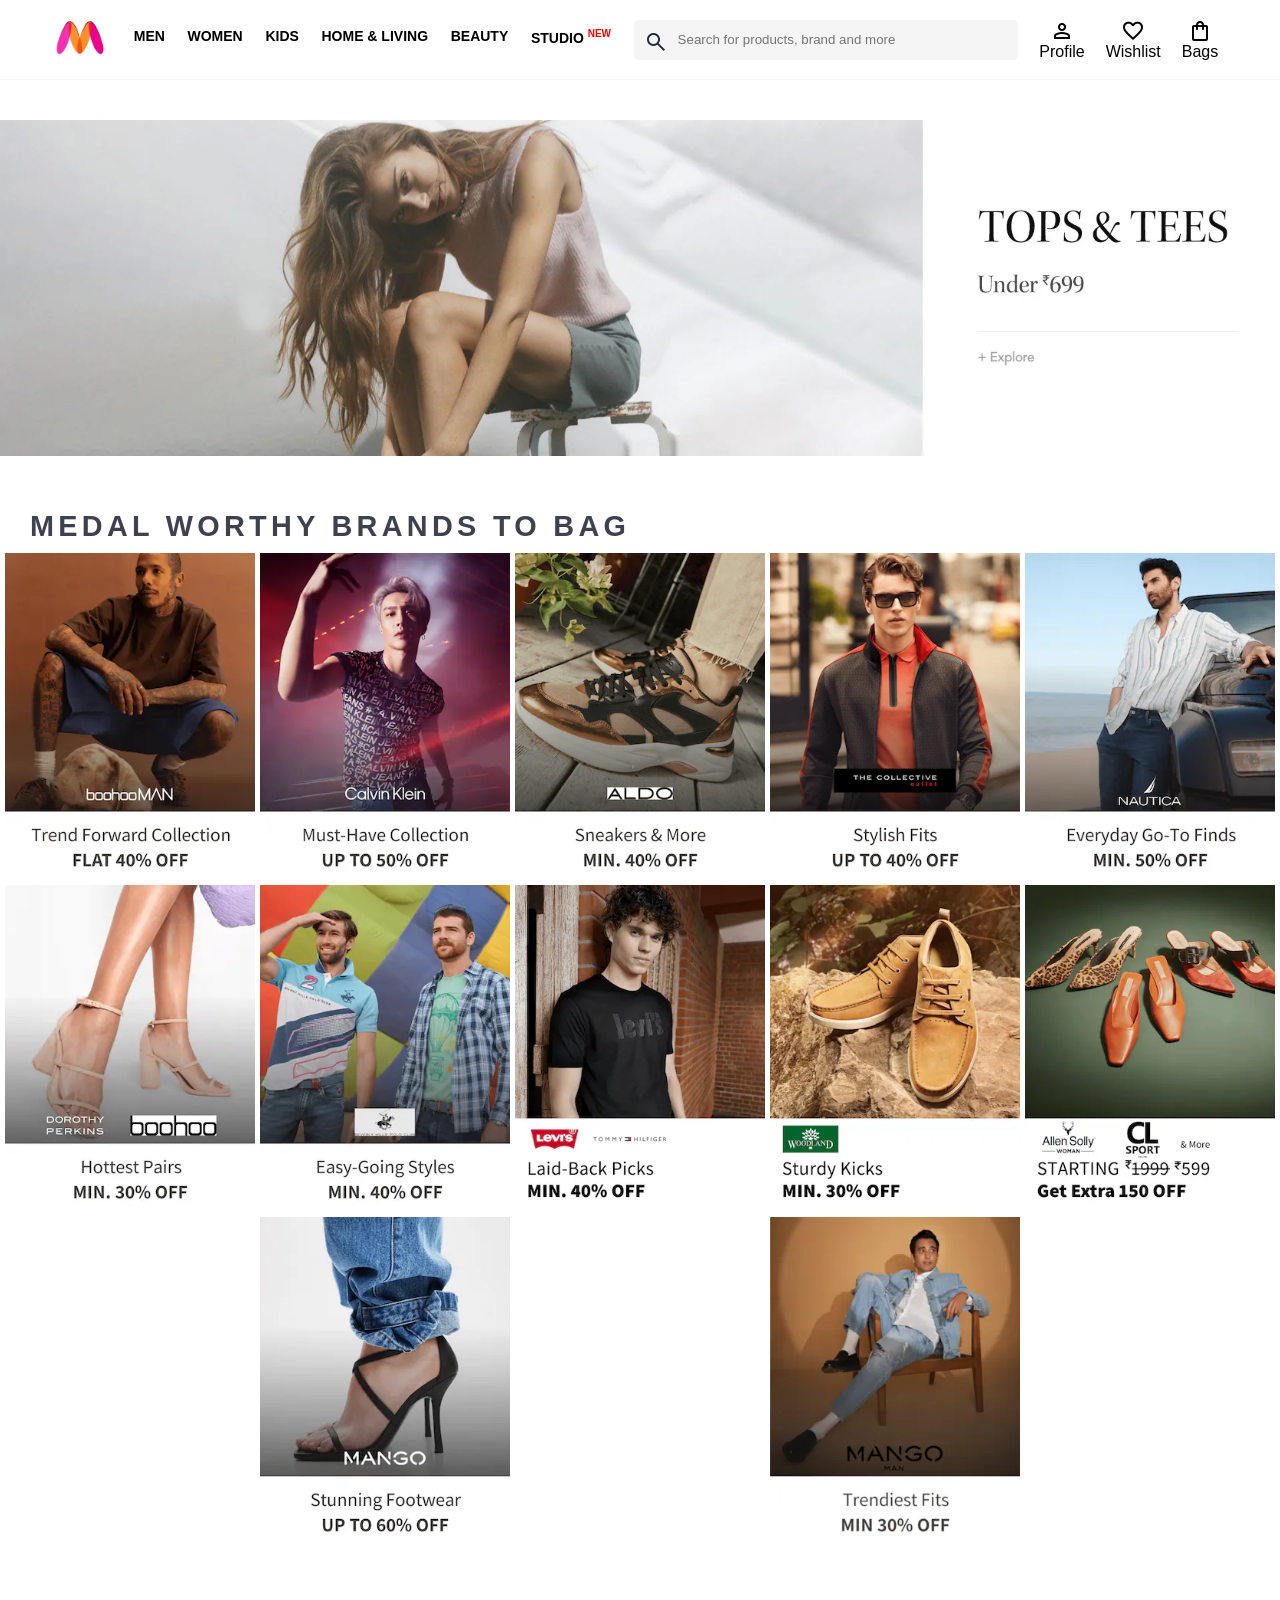
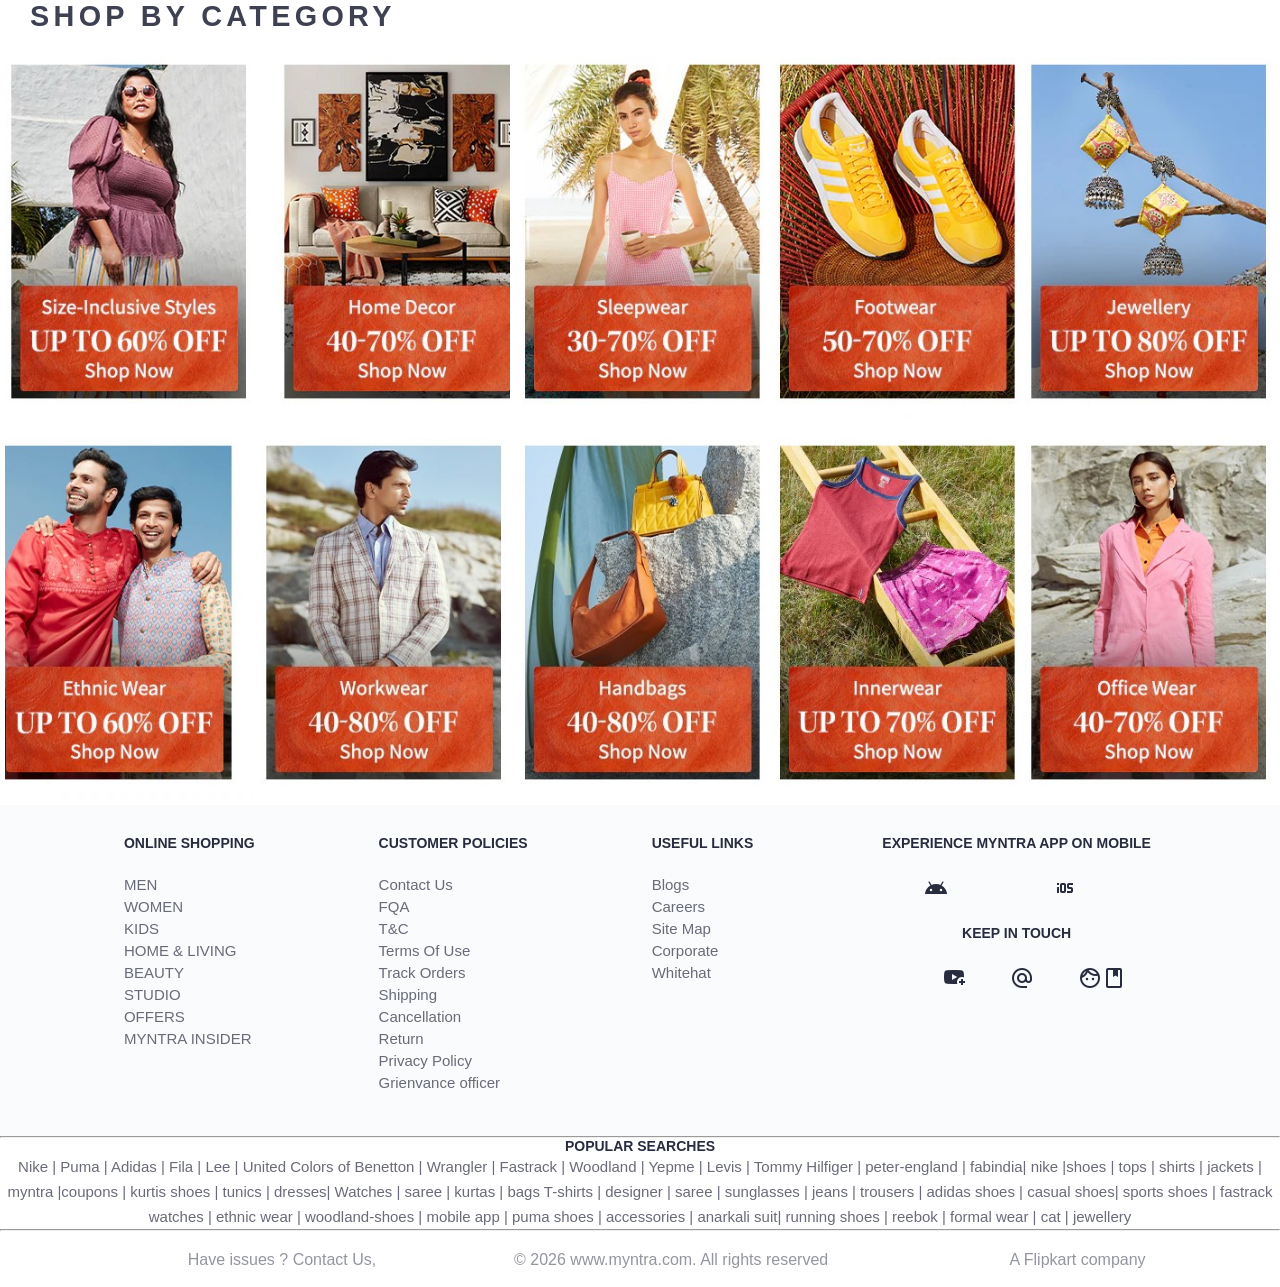
<file: Myntra-Clone-without -JS/index.html>
<!DOCTYPE html>
<html lang="en">
<head>
    <title>Myntra Clone</title>
    <link rel="stylesheet" href="index.css">
    <link href="https://fonts.googleapis.com/css2?family=Material+Symbols+Outlined" rel="stylesheet" />
</head>
<body>
    <header>
        <div class="logo_container">
            <a href="#"><img  class="myntra_home"   src="images/myntra_logo.webp" alt="Myntra Logo"></a>
        </div>
        <nav  class="nav_bar">
            <a href="#">MEN</a>
            <a href="#">WOMEN</a>
            <a href="#">KIDS</a>
            <a href="#">HOME & LIVING</a>
            <a href="#">BEAUTY</a>
            <a href="#">STUDIO <sup>NEW</sup></a>
        </nav>
        <div class="search_bar">
            <span class="material-symbols-outlined search_icon">search</span>
            <input class="search_input"   placeholder="Search for products, brand and more">
        </div>
        <div class="action_bar">
            <div class="action_container">
                <span class="material-symbols-outlined 
                action_icon">person</span>
                <span class="action_name">Profile</span>
            </div>

            <div class="action_container">
                <span class="material-symbols-outlined action_icon">
                favorite</span>
                <span class="action_name">Wishlist</span>
            </div>

            <div class="action_container">
                <span class="material-symbols-outlined action_icon">
                shopping_bag</span>
                <span class="action_name">Bags</span>
            </div>
        </div>
    </header>
    <main>
        <div class="banner_container">
            <img class="banner_image"   src="images/banner.jpg"  alt="Banner Image">
        </div>
        <div class="category_heading">MEDAL WORTHY BRANDS TO BAG</div>
        <div class="category_items">
            <a href="#"><img  class="sale_item" src="images/offer/1.png"></a>
            <a href="#"><img  class="sale_item" src="images/offer/2.png"></a>
            <a href="#"><img  class="sale_item" src="images/offer/3.png"></a>
            <a href="#"><img  class="sale_item" src="images/offer/4.png"></a>
            <a href="#"><img  class="sale_item" src="images/offer/5.png"></a>
            <a href="#"><img  class="sale_item" src="images/offer/6.png"></a>
            <a href="#"><img  class="sale_item" src="images/offer/7.png"></a>
            <a href="#"><img  class="sale_item" src="images/offer/8.png"></a>
            <a href="#"><img  class="sale_item" src="images/offer/9.png"></a>
            <a href="#"><img  class="sale_item" src="images/offer/10.png"></a>
            <a href="#"><img  class="sale_item" src="images/offer/11.png"></a>
            <a href="#"><img  class="sale_item" src="images/offer/12.png"></a>
        
        </div>

        <div class="category_heading">SHOP BY CATEGORY</div>
        <div class="category_items">
            <a href="#"><img  class="sale_item" src="images/categories/1.jpg"></a>
            <a href="#"><img  class="sale_item" src="images/categories/2.jpg"></a>
            <a href="#"><img  class="sale_item" src="images/categories/3.jpg"></a>
            <a href="#"><img  class="sale_item" src="images/categories/4.jpg"></a>
            <a href="#"><img  class="sale_item" src="images/categories/5.jpg"></a>
            <a href="#"><img  class="sale_item" src="images/categories/6.jpg"></a>
            <a href="#"><img  class="sale_item" src="images/categories/7.jpg"></a>
            <a href="#"><img  class="sale_item" src="images/categories/8.jpg"></a>
            <a href="#"><img  class="sale_item" src="images/categories/9.jpg"></a>
            <a href="#"><img  class="sale_item" src="images/categories/10.jpg"></a>
    </main>
    <footer>
        <div class="footer_container">
            <div class="footer_column">
                <h3>ONLINE SHOPPING</h3>

                <a href="#">MEN</a>
                <a href="#">WOMEN</a>
                <a href="#">KIDS</a>
                <a href="#">HOME & LIVING</a>
                <a href="#">BEAUTY</a>
                <a href="#">STUDIO</a>
                <a href="#">OFFERS</a>
                <a href="#">MYNTRA INSIDER</a>
            </div>

            <div class="footer_column">
                <h3>CUSTOMER POLICIES</h3>

                <a href="#">Contact Us</a>
                <a href="#">FQA</a>
                <a href="#">T&C</a>
                <a href="#">Terms Of Use</a>
                <a href="#">Track Orders</a>
                <a href="#">Shipping</a>
                <a href="#">Cancellation</a>
                <a href="#">Return</a>
                <a href="#">Privacy Policy</a>
                <a href="#">Grienvance officer</a>
            </div>

            <div class="footer_column">
                <h3>USEFUL LINKS</h3>

                <a href="#">Blogs</a>
                <a href="#">Careers</a>
                <a href="#">Site Map</a>
                <a href="#">Corporate</a>
                <a href="#">Whitehat</a>
            </div>

            <div class="footer_column">
                <h3>EXPERIENCE MYNTRA APP ON MOBILE</h3>
                    <div class="app_logos">
                        <span class="material-symbols-outlined android_icon">android</span>
                        <span class="android_icon"></span>
                        <span class="material-symbols-outlined  apple_icon">ios</span>
                        <span class="apple_icon>"></span>
                    </div>
                    
                    <div class="social_heading">
                        <h3>KEEP IN TOUCH</h3>
                            <div class="social_icons">
                                <span class="material-symbols-outlined  social_logo">youtube_activity</span>
                                <span class="social_logo"></span>
                                
                                <span class="material-symbols-outlined  social_logo">alternate_email</span>
                                <span class="social_logo"></span>

                                <span class="material-symbols-outlined social_logo">facebook</span>
                                <span class="social_logo"></span>
                                
                            </div>
                        </div>
            </div>
        </div>
        <hr>
        <h3>POPULAR SEARCHES</h3>
            <div class="popular_search">
                <article>Nike | Puma | Adidas | Fila | Lee | United Colors of Benetton | Wrangler | Fastrack | Woodland | Yepme | Levis | Tommy Hilfiger | peter-england | fabindia|  nike |shoes | tops | shirts | jackets | myntra |coupons | kurtis  shoes | tunics | dresses|  Watches | saree | kurtas | bags  T-shirts | designer | saree | sunglasses | jeans | trousers | adidas shoes | casual shoes|  sports shoes | fastrack watches | ethnic wear | woodland-shoes | mobile app | puma shoes | accessories | anarkali suit|  running shoes | reebok | formal wear | cat | jewellery</article>
            </div>
        <hr>

    <div class="copyright">
        <pre>
            Have issues ? Contact Us,                               © 2026 www.myntra.com. All rights reserved                                         A Flipkart company
    </div>
    </footer>
</body>
</html>
</file>
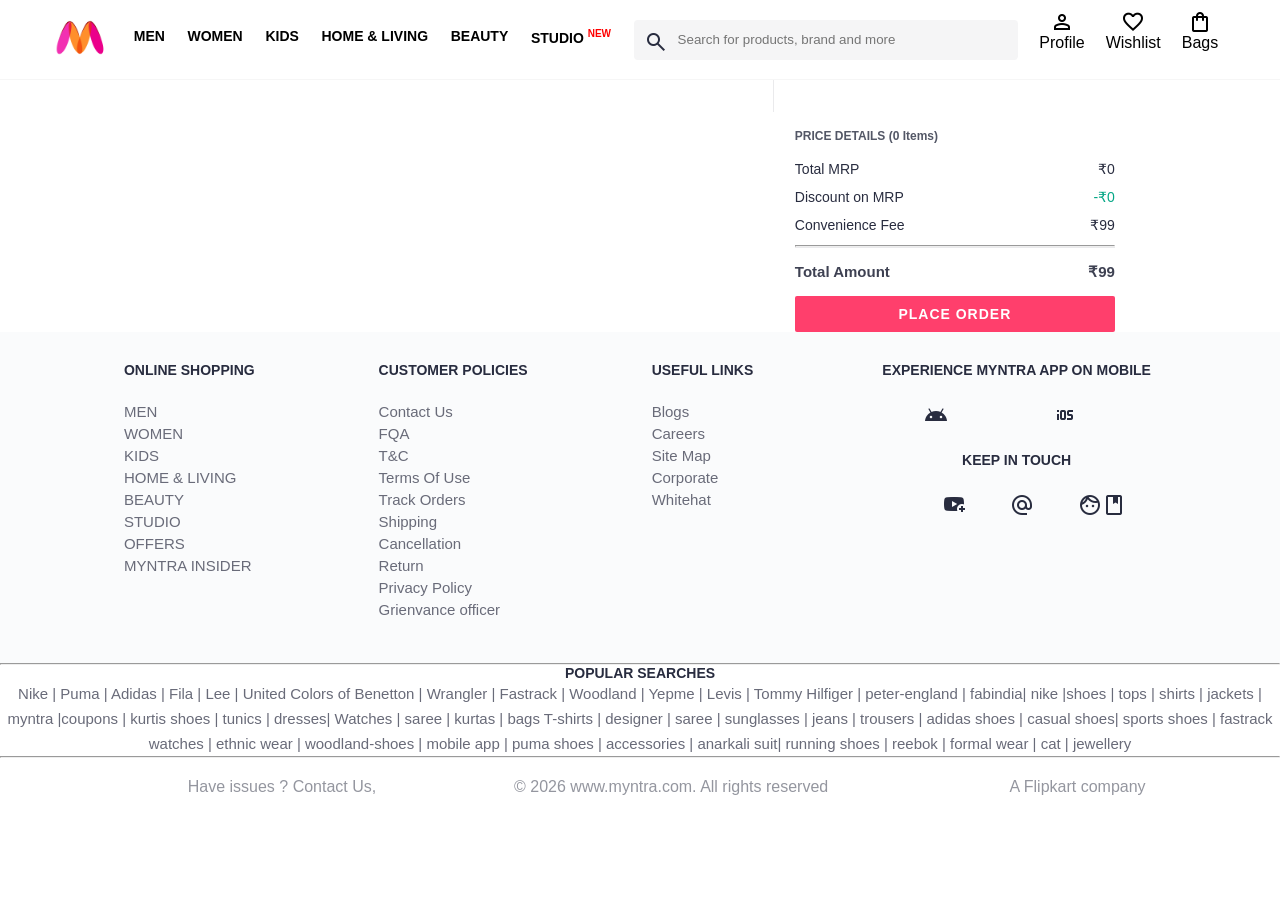
<file: pages/bag.html>
<!DOCTYPE html>
<html lang="en">
<head>
    <title>Myntra Clone</title>
    <link rel="stylesheet" href="/pages/bag.css">
    <link rel="stylesheet" href="/index.css">
    <link rel="stylesheet" href="https://fonts.googleapis.com/css2?family=Material+Symbols+Outlined:opsz,wght,FILL,GRAD@20..48,100..700,0..1,-50..200" />
</head>
<body>
    <header>
        <div class="logo_container">
            <a href="#"><img  class="myntra_home"   src="../images/myntra_logo.webp" alt="Myntra Logo"></a>
        </div>
        <nav  class="nav_bar">
            <a href="#">MEN</a>
            <a href="#">WOMEN</a>
            <a href="#">KIDS</a>
            <a href="#">HOME & LIVING</a>
            <a href="#">BEAUTY</a>
            <a href="#">STUDIO <sup>NEW</sup></a>
        </nav>
        <div class="search_bar">
            <span class="material-symbols-outlined search_icon">search</span>
            <input class="search_input"   placeholder="Search for products, brand and more">
        </div>
        <div class="action_bar">
            <div class="action_container">
                <span class="material-symbols-outlined 
                action_icon">person</span>
                <span class="action_name">Profile</span>
            </div>

            <div class="action_container">
                <span class="material-symbols-outlined action_icon">
                favorite</span>
                <span class="action_name">Wishlist</span>
            </div>

            <a class="action_container" href="pages/bag.html">
                <span class="material-symbols-outlined action_icon">
                shopping_bag</span>
                <span class="action_name">Bags</span>
                <span class="bag-item-count">0</span>
            </a>
        </div>
    </header>
        <main>
    <div class="bag-page">
        <div class="bag-items-container">
            <div class="bag-item-container">
                <div class="item-left-part">
                    <img class="bag-item-img" src="">
                </div>
                <div class="item-right-part">
                    <div class="company">ADIDAS</div>
                    <div class="item-name">Men Printed Polo Collor Indian Cricket ODI Jersey</div>
                    <div class="price-container">
                        <span class="current-price">Rs.999</span>
                        <span class="original-price">Rs.999</span>
                        <span class="discount-percentage">(0% OFF)</span>
                    </div>
                    <div class="return-period">
                        <span class="return-period-days">14 days</span>
                        return available
                    </div>
                    <div class="delivery-details">
                        Delivery by
                        <span class="delivery-details-days">15 March 2026</span>
                    </div>
                </div>

                <div class="remove-from-cart">X</div>
            </div>
        </div>  
        <div class="bag-summary">
            <div class="bag-details-container">
                <div class="price-header">PRICE DETAILS (2 Items)</div>
                <div class="price-item">
                    <span class="price-item-tag">Total MRP</span>
                    <span class="price-item-value">Rs.1284</span>
                </div>
                <div class="price-item">
                    <span class="price-item-tag">Discount on MRP</span>
                    <span class="price-item-value
                    priceDetail-base-discount">-Rs.143</span>
                </div>
                <div  class="price-item">
                    <span class="price-item-tag">Convenience Fee</span>
                    <span  class="price-item-value">Rs.99</span>
                </div>
                <hr>
                <div class="price-footer">
                    <span class="price-item-tag">Total Amount</span>
                    <span class="price-item-value">Rs.1240</span>
                </div>
            </div>
            <button class="btn-place-order">
                <div class="css-xjhrni">PLACE ORDER</div>
            </button>
        </div>
    </div>
    </main>

    <footer>
        <div class="footer_container">
            <div class="footer_column">
                <h3>ONLINE SHOPPING</h3>

                <a href="#">MEN</a>
                <a href="#">WOMEN</a>
                <a href="#">KIDS</a>
                <a href="#">HOME & LIVING</a>
                <a href="#">BEAUTY</a>
                <a href="#">STUDIO</a>
                <a href="#">OFFERS</a>
                <a href="#">MYNTRA INSIDER</a>
            </div>

            <div class="footer_column">
                <h3>CUSTOMER POLICIES</h3>

                <a href="#">Contact Us</a>
                <a href="#">FQA</a>
                <a href="#">T&C</a>
                <a href="#">Terms Of Use</a>
                <a href="#">Track Orders</a>
                <a href="#">Shipping</a>
                <a href="#">Cancellation</a>
                <a href="#">Return</a>
                <a href="#">Privacy Policy</a>
                <a href="#">Grienvance officer</a>
            </div>

            <div class="footer_column">
                <h3>USEFUL LINKS</h3>

                <a href="#">Blogs</a>
                <a href="#">Careers</a>
                <a href="#">Site Map</a>
                <a href="#">Corporate</a>
                <a href="#">Whitehat</a>
            </div>

            <div class="footer_column">
                <h3>EXPERIENCE MYNTRA APP ON MOBILE</h3>
                    <div class="app_logos">
                        <span class="material-symbols-outlined android_icon">android</span>
                        <span class="android_icon"></span>
                        <span class="material-symbols-outlined  apple_icon">ios</span>
                        <span class="apple_icon>"></span>
                    </div>
                    
                    <div class="social_heading">
                        <h3>KEEP IN TOUCH</h3>
                            <div class="social_icons">
                                <span class="material-symbols-outlined  social_logo">youtube_activity</span>
                                <span class="social_logo"></span>
                                
                                <span class="material-symbols-outlined  social_logo">alternate_email</span>
                                <span class="social_logo"></span>

                                <span class="material-symbols-outlined social_logo">facebook</span>
                                <span class="social_logo"></span>
                                
                            </div>
                        </div>
            </div>
        </div>
        <hr>
        <h3>POPULAR SEARCHES</h3>
            <div class="popular_search">
                <article>Nike | Puma | Adidas | Fila | Lee | United Colors of Benetton | Wrangler | Fastrack | Woodland | Yepme | Levis | Tommy Hilfiger | peter-england | fabindia|  nike |shoes | tops | shirts | jackets | myntra |coupons | kurtis  shoes | tunics | dresses|  Watches | saree | kurtas | bags  T-shirts | designer | saree | sunglasses | jeans | trousers | adidas shoes | casual shoes|  sports shoes | fastrack watches | ethnic wear | woodland-shoes | mobile app | puma shoes | accessories | anarkali suit|  running shoes | reebok | formal wear | cat | jewellery</article>
            </div>
        <hr>

    <div class="copyright">
        <pre>
            Have issues ? Contact Us,                               © 2026 www.myntra.com. All rights reserved                                         A Flipkart company
    </div>
    </footer>
        <script src="/pages/bag.js"></script>
        <!-- <script src="/items.js"></script> -->
        <script src="/index.js"></script>
</body>
</html>
</file>
<file: Myntra-Clone-without -JS/index.css>
* {
    margin: 0;
    padding: 0;
    font-family: Figtree-Regular, -apple-system, BlinkMacSystemFont, Segoe UI, Roboto, Helvetica, Arial, sans-serif;
    box-sizing: border-box;
    }

header{
    display: flex;
    background-color: rgb(255, 255, 255);
    height: 80px;
    justify-content: space-between;
    align-items: center;
    border-bottom: #f6f6f6 1px solid;
}

.myntra_home {
    height: 45px;
}

.logo_container{
    margin-left: 4%
}

.action_bar {
    margin-right: 4%;
}

.nav_bar {
    display: flex;
    justify-content: space-around;
    min-width: 500px;
}
.nav_bar a{
    
    
    text-decoration: none;
    color: black;
    font-weight: 700;
    font-size: 14px;
    text-transform: uppercase;
    text-decoration: none;
    padding: 28px  0px ;
    border-bottom: 5px solid #ffffff;
}

.nav_bar a:hover{
    border-bottom: 4px solid #f54e77;
}

.nav_bar a sup{
    color: red;
    font-size: 10px;
}

.search_bar{
    height: 40px;
    min-width: 200px;
    width: 30%;
    display: flex;
    align-items: center;
    
}

.search_input {
        color: #696E79;
        background-color: #F5F5F6;
        flex-grow: 1;
        height: 40px;
        border: 0px;
            border-radius: 0 4px 4px 0;

}

.search_icon{
    box-sizing: content-box; 
    height: 20px;
    padding: 10px;
    background-color: #F5F5F6;
    color: #282C3F;
    font-weight: 300px;
    border-radius: 4px 0 0 4px;

}

.action_bar{
    display: flex;
    min-width: 200px;
    justify-content: space-around;
    
}

.action_container{
    display: flex;
    align-items: center;
    flex-direction: column;
}


/* Main section */

.banner_container{
    margin: 40px 0;
}

.banner_image{
    width: 100%;
}

.category_heading{
    text-transform: uppercase;
    color: #3e4152;
    letter-spacing: .15em;
    font-size: 1.8em;
    margin: 50px 0 10px 30px;
    max-block-size: 5em;
    font-weight: 700;
}

.category_items{
    display: flex;
    flex-wrap: wrap;
    justify-content: space-evenly;
}

.sale_item{
    width: 250px;
}

/* footer  section */

.footer_container{
    display: flex;
    justify-content:space-evenly ;
    background-color: #fafbfc;
    padding: 30px 0 40px 0 ;
}

.footer_column{
    display: flex;
    flex-direction: column;
    
}

.footer_column h3{
    color: #282C3F;
    font-size: 14px;
    margin-bottom: 25px;
}

.footer_column a{
    text-decoration: none;
    color: #696b79;
    font-size: 15px;
    padding-bottom: 5px;
}

.copyright{
    text-align: center;
    color: #94969f;
    padding: 20px 0 0 0;
    justify-content: space-between;


}

.popular_search{
    display: flex;
    text-decoration: none;
    font-family: Assistant;
    color: #696B79;
    font-size: 15px;
    line-height: 25px;
    text-align: center;
}

h3{
    text-align: center;
    color: #282C3F;
    font-size: 14px;
}


.app_logos{
    padding-left: 20px;
    display: flex;
    justify-content: space-around;
    align-items: center;

}

.android_icon, .apple_icon{
    color: #282C3F;
    flex-direction: row;

}

.social_icons{
    justify-content: space-evenly;
    margin-left: 55px;
}

.social_heading{
    color: #282C3F;
    font-size: 14px;
    padding-top: 25px;
}

.social_logo{
    height: 30px;
    padding: 0 10px;
}
</file>
<file: pages/bag.css>
.bag-items-container {
    display: inline-block;
    width: 64%;
    padding-right: 20px;
    border-right: 1px solid #eaeaec;
    padding-top: 32px;
    color: #282c3f;
    font-size: 13px;
    line-height: 1.42857143;
}

.bag-page {
    width: 75%;
    margin-left: 12.5%;
}

.bag-summary {
    vertical-align: top;
    display: inline-block;
    width: 35%;
    padding: 24px 0 0 16px;
    color: #282c3f;
    font-size: 13px;
    line-height: 1.42857143;
}

.bag-details-container {
    margin-bottom: 16px;
}

.price-header {
    font-size: 12px;
    font-weight: 700;
    margin: 24px 0 16px;
    color: #535766;
}

.price-item {
    margin-bottom: 12px;
    line-height: 16px;
    font-size: 14px;
    color: #282c3f;
}

.price-item-value {
    float: right;
}

.priceDetail-base-discount {
    color: #03a685;
}

.price-footer {
    font-weight: 700;
    font-size: 15px;
    padding-top: 16px;
    border-top: 1px solid #eaeaec;
    color: #3e4152;
    line-height: 16px;
}

.btn-place-order {
    width: 100%;
    letter-spacing: 1px;
    font-size: 14px;
    font-weight: 600;
    border-radius: 2px;
    border-width: 0px;
    padding: 10px 16px;
    background-color: rgb(255, 63, 108);
    color: rgb(255, 255, 255);
    cursor: pointer;
}

.bag-item-container {
    margin-bottom: 8px;
    background: #fff;
    font-size: 14px;
    border: 1px solid #eaeaec;
    border-radius: 4px;
    position: relative;
    padding: 12px 12px 0;
}

.item-left-part {
    position: absolute;
    background: rgb(255, 242, 223);
    height: 148px;
    width: 111px;
}

.item-right-part {
    padding-left: 12px;
    position: relative;
    min-height: 148px;
    margin-left: 111px;
    margin-bottom: 12px;
}

.bag-item-img {
    width: 100%;
}

.return-period {
    display: inline-flex;
    font-size: 14px;
    padding-top: 8px;
}

.return-period-days {
    font-weight: 700;
    margin-right: 4px;
}

.delivery-details {
    margin-top: 5px;
    color: #282c3f;
    font-size: 12px;
    letter-spacing: -.1px;
    margin-bottom: 8px;
    line-height: 15px;
}

.delivery-details-days {
    color: #03a685;
}

.remove-from-cart {
position: absolute;
font-size: 25px;
top: 10px;
right: 18px;
width: 14px;
height: 14px;
cursor: pointer;
}





* {
    margin: 0;
    padding: 0;
    font-family: Figtree-Regular, -apple-system, BlinkMacSystemFont, Segoe UI, Roboto, Helvetica, Arial, sans-serif;
    box-sizing: border-box;
    }

header{
    display: flex;
    background-color: rgb(255, 255, 255);
    height: 80px;
    justify-content: space-between;
    align-items: center;
    border-bottom: #f6f6f6 1px solid;
}

.myntra_home {
    height: 45px;
}

.logo_container{
    margin-left: 4%
}

.action_bar {
    margin-right: 4%;
}

.nav_bar {
    display: flex;
    justify-content: space-around;
    min-width: 500px;
}
.nav_bar a{
    
    
    text-decoration: none;
    color: black;
    font-weight: 700;
    font-size: 14px;
    text-transform: uppercase;
    text-decoration: none;
    padding: 28px  0px ;
    border-bottom: 5px solid #ffffff;
}

.nav_bar a:hover{
    border-bottom: 4px solid #f54e77;
}

.nav_bar a sup{
    color: red;
    font-size: 10px;
}

.search_bar{
    height: 40px;
    min-width: 200px;
    width: 30%;
    display: flex;
    align-items: center;
    
}

.search_input {
        color: #696E79;
        background-color: #F5F5F6;
        flex-grow: 1;
        height: 40px;
        border: 0px;
            border-radius: 0 4px 4px 0;

}

.search_icon{
    box-sizing: content-box; 
    height: 20px;
    padding: 10px;
    background-color: #F5F5F6;
    color: #282C3F;
    font-weight: 300px;
    border-radius: 4px 0 0 4px;

}

.action_bar{
    display: flex;
    min-width: 200px;
    justify-content: space-around;
    
}

.action_container{
    display: flex;
    align-items: center;
    flex-direction: column;
}


/* Main section */

.banner_container{
    margin: 40px 0;
}

.banner_image{
    width: 100%;
}

.category-items, .items-container{
width:80%;
margin:50px 10%;
display: flex;
flex-wrap: wrap;
justify-content: space-evenly;
}

.items-container {
    width :80%;
    margin : 40px 10%;
}

.item-container{
    width: 250px;
    margin:10px
}

.item-image{
    width: 100%;
}

.rating{
    font-size: 12px;
    font-weight: 700;
}

.company-name{
    margin-top: 15px;
    font-size: 16px;
    font-weight: 700;
    line-height: 1;
    color:#282C3F;
    margin-bottom: 6px;
    overflow: hidden;
    text-overflow: ellipsis;
    white-space: nowrap;
}

.item-name{
    color:  #257666;
    font-size: 14px;
    line-height: 1;
    overflow: hidden;
    text-overflow: ellipsis;
    white-space: nowrap;
    font-weight: 400;
    display: block;
}

.price{
    margin-top: 10px;
    font-size: 14px;
    line-height: 15px;
    color:#282C3F;
    white-space: nowrap;
}

.current-price{
    font-size: 14px;
    font-weight: 700;
    color:#282C3F;
}

.original-price{
    font-size: 12px;
    color: #7e818c;
    text-decoration: line-through;
    font-weight: 400;
    margin-left: 5px;
}

.discount{
    color: #ff905a;
    font-weight: 400;
    font-size: 12px;
    margin-left: 5px;
}

.add-to-cart{
width:100%;
background-color: lightgreen;
border: none;
padding: 5px 15px;
border-radius: 10px;
margin-top: 8px;
font-size: 18px;
cursor: pointer;
}
/* footer  section */

.footer_container{
    display: flex;
    justify-content:space-evenly ;
    background-color: #fafbfc;
    padding: 30px 0 40px 0 ;
}

.footer_column{
    display: flex;
    flex-direction: column;
    
}

.footer_column h3{
    color: #282C3F;
    font-size: 14px;
    margin-bottom: 25px;
}

.footer_column a{
    text-decoration: none;
    color: #696b79;
    font-size: 15px;
    padding-bottom: 5px;
}

.copyright{
    text-align: center;
    color: #94969f;
    padding: 20px 0 0 0;
    justify-content: space-between;


}

.popular_search{
    display: flex;
    text-decoration: none;
    font-family: Assistant;
    color: #696B79;
    font-size: 15px;
    line-height: 25px;
    text-align: center;
}

h3{
    text-align: center;
    color: #282C3F;
    font-size: 14px;
}


.app_logos{
    padding-left: 20px;
    display: flex;
    justify-content: space-around;
    align-items: center;

}

.android_icon, .apple_icon{
    color: #282C3F;
    flex-direction: row;

}

.social_icons{
    justify-content: space-evenly;
    margin-left: 55px;
}

.social_heading{
    color: #282C3F;
    font-size: 14px;
    padding-top: 25px;
}

.social_logo{
    height: 30px;
    padding: 0 10px;
}

/* Bag Items Css */

.bag-item-count{
    background-color: #f16565;
    white-space: nowrap;
    text-align: center;
    line-height: 18px;
    padding: 0 6px;
    height: 18px;
    position: relative;
    border-radius: 50%;
    font-size: 12px;
    color: #fff;
    left: 13px;
    top: -44px;
    font-weight: 700;
    cursor: pointer;
}

.action_container{
    text-decoration: none;
}

a.action_container:link{
    color: black;
}
</file>
<file: index.css>
* {
    margin: 0;
    padding: 0;
    font-family: Figtree-Regular, -apple-system, BlinkMacSystemFont, Segoe UI, Roboto, Helvetica, Arial, sans-serif;
    box-sizing: border-box;
    }

header{
    display: flex;
    background-color: rgb(255, 255, 255);
    height: 80px;
    justify-content: space-between;
    align-items: center;
    border-bottom: #f6f6f6 1px solid;
}

.myntra_home {
    height: 45px;
}

.logo_container{
    margin-left: 4%
}

.action_bar {
    margin-right: 4%;
}

.nav_bar {
    display: flex;
    justify-content: space-around;
    min-width: 500px;
}
.nav_bar a{
    
    
    text-decoration: none;
    color: black;
    font-weight: 700;
    font-size: 14px;
    text-transform: uppercase;
    text-decoration: none;
    padding: 28px  0px ;
    border-bottom: 5px solid #ffffff;
}

.nav_bar a:hover{
    border-bottom: 4px solid #f54e77;
}

.nav_bar a sup{
    color: red;
    font-size: 10px;
}

.search_bar{
    height: 40px;
    min-width: 200px;
    width: 30%;
    display: flex;
    align-items: center;
    
}

.search_input {
        color: #696E79;
        background-color: #F5F5F6;
        flex-grow: 1;
        height: 40px;
        border: 0px;
            border-radius: 0 4px 4px 0;

}

.search_icon{
    box-sizing: content-box; 
    height: 20px;
    padding: 10px;
    background-color: #F5F5F6;
    color: #282C3F;
    font-weight: 300px;
    border-radius: 4px 0 0 4px;

}

.action_bar{
    display: flex;
    min-width: 200px;
    justify-content: space-around;
    
}

.action_container{
    display: flex;
    align-items: center;
    flex-direction: column;
}


/* Main section */

.banner_container{
    margin: 40px 0;
}

.banner_image{
    width: 100%;
}

.category-items, .items-container{
width:80%;
margin:50px 10%;
display: flex;
flex-wrap: wrap;
justify-content: space-evenly;
}

.items-container {
    width :80%;
    margin : 40px 10%;
}

.item-container{
    width: 250px;
    margin:10px
}

.item-image{
    width: 100%;
}

.rating{
    font-size: 12px;
    font-weight: 700;
}

.company-name{
    margin-top: 15px;
    font-size: 16px;
    font-weight: 700;
    line-height: 1;
    color:#282C3F;
    margin-bottom: 6px;
    overflow: hidden;
    text-overflow: ellipsis;
    white-space: nowrap;
}

.item-name{
    color:  #257666;
    font-size: 14px;
    line-height: 1;
    overflow: hidden;
    text-overflow: ellipsis;
    white-space: nowrap;
    font-weight: 400;
    display: block;
}

.price{
    margin-top: 10px;
    font-size: 14px;
    line-height: 15px;
    color:#282C3F;
    white-space: nowrap;
}

.current-price{
    font-size: 14px;
    font-weight: 700;
    color:#282C3F;
}

.original-price{
    font-size: 12px;
    color: #7e818c;
    text-decoration: line-through;
    font-weight: 400;
    margin-left: 5px;
}

.discount{
    color: #ff905a;
    font-weight: 400;
    font-size: 12px;
    margin-left: 5px;
}

.add-to-cart{
width:100%;
background-color: lightgreen;
border: none;
padding: 5px 15px;
border-radius: 10px;
margin-top: 8px;
font-size: 18px;
cursor: pointer;
}
/* footer  section */

.footer_container{
    display: flex;
    justify-content:space-evenly ;
    background-color: #fafbfc;
    padding: 30px 0 40px 0 ;
}

.footer_column{
    display: flex;
    flex-direction: column;
    
}

.footer_column h3{
    color: #282C3F;
    font-size: 14px;
    margin-bottom: 25px;
}

.footer_column a{
    text-decoration: none;
    color: #696b79;
    font-size: 15px;
    padding-bottom: 5px;
}

.copyright{
    text-align: center;
    color: #94969f;
    padding: 20px 0 0 0;
    justify-content: space-between;


}

.popular_search{
    display: flex;
    text-decoration: none;
    font-family: Assistant;
    color: #696B79;
    font-size: 15px;
    line-height: 25px;
    text-align: center;
}

h3{
    text-align: center;
    color: #282C3F;
    font-size: 14px;
}


.app_logos{
    padding-left: 20px;
    display: flex;
    justify-content: space-around;
    align-items: center;

}

.android_icon, .apple_icon{
    color: #282C3F;
    flex-direction: row;

}

.social_icons{
    justify-content: space-evenly;
    margin-left: 55px;
}

.social_heading{
    color: #282C3F;
    font-size: 14px;
    padding-top: 25px;
}

.social_logo{
    height: 30px;
    padding: 0 10px;
}

/* Bag Items Css */

.bag-item-count{
    background-color: #f16565;
    white-space: nowrap;
    text-align: center;
    line-height: 18px;
    padding: 0 6px;
    height: 18px;
    position: relative;
    border-radius: 50%;
    font-size: 12px;
    color: #fff;
    left: 13px;
    top: -44px;
    font-weight: 700;
    cursor: pointer;
}

.action_container{
    text-decoration: none;
}

a.action_container:link{
    color: black;
}
</file>
